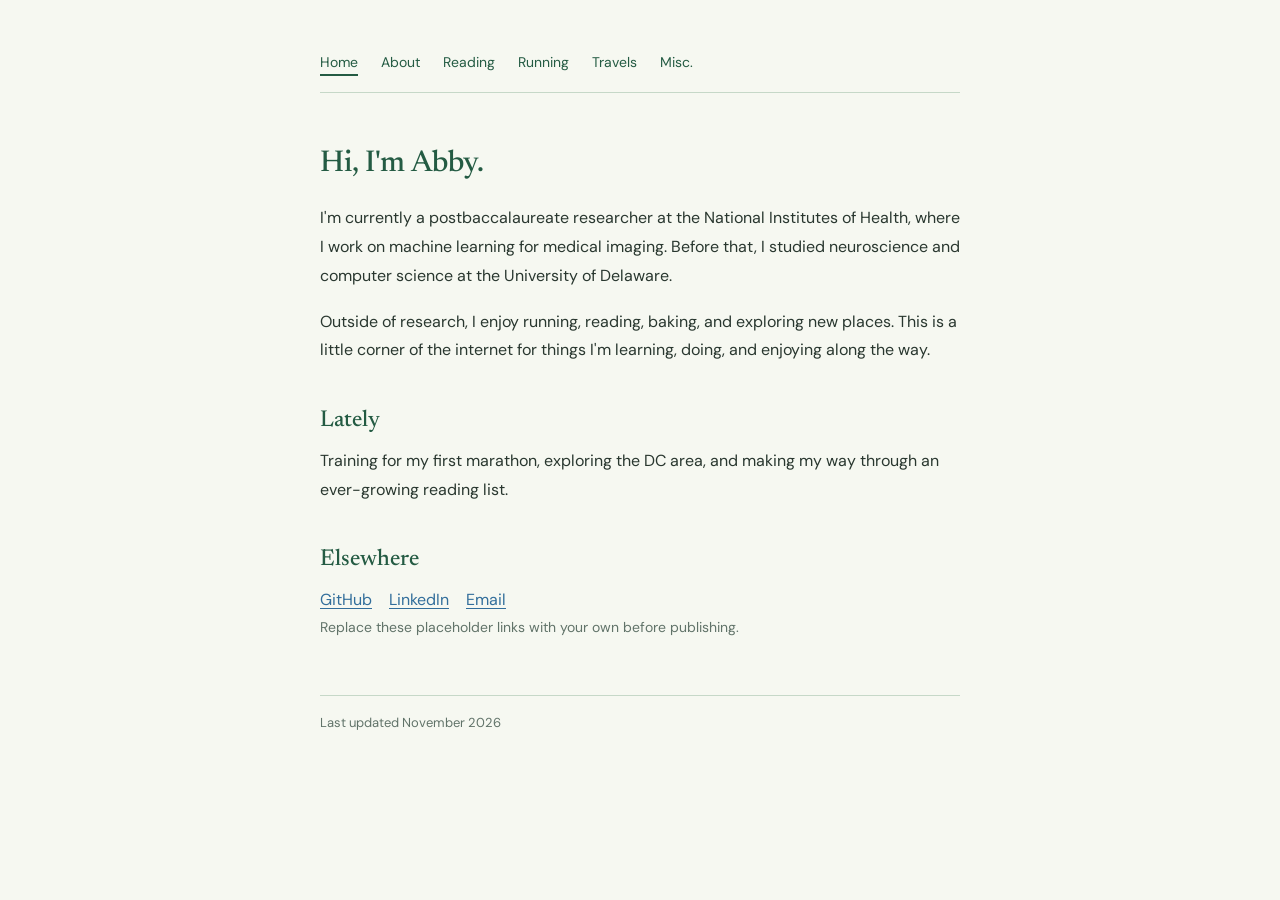
<file: index.html>
<!doctype html><html lang="en"><head><meta charset="utf-8"><meta name="viewport" content="width=device-width,initial-scale=1"><meta name="description" content="A personal corner of the internet by Abby Fowler."><title>Home · Abby Fowler</title><link rel="stylesheet" href="style.css"></head><body><main><nav aria-label="Main navigation"><a href="index.html" aria-current="page">Home</a><a href="about.html">About</a><a href="reading.html">Reading</a><a href="running.html">Running</a><a href="travels.html">Travels</a><a href="misc.html">Misc.</a></nav><h1>Hi, I'm Abby.</h1><div class="intro"><p>I'm currently a postbaccalaureate researcher at the National Institutes of Health, where I work on machine learning for medical imaging. Before that, I studied neuroscience and computer science at the University of Delaware.</p><p>Outside of research, I enjoy running, reading, baking, and exploring new places. This is a little corner of the internet for things I'm learning, doing, and enjoying along the way.</p></div><section><h2>Lately</h2><p>Training for my first marathon, exploring the DC area, and making my way through an ever-growing reading list.</p></section><section><h2>Elsewhere</h2><div class="links"><a href="https://github.com/" target="_blank" rel="noopener">GitHub</a><a href="https://www.linkedin.com/" target="_blank" rel="noopener">LinkedIn</a><a href="mailto:hello@example.com">Email</a></div><p class="small">Replace these placeholder links with your own before publishing.</p></section><footer>Last updated November 2026</footer></main></body></html>
</file>
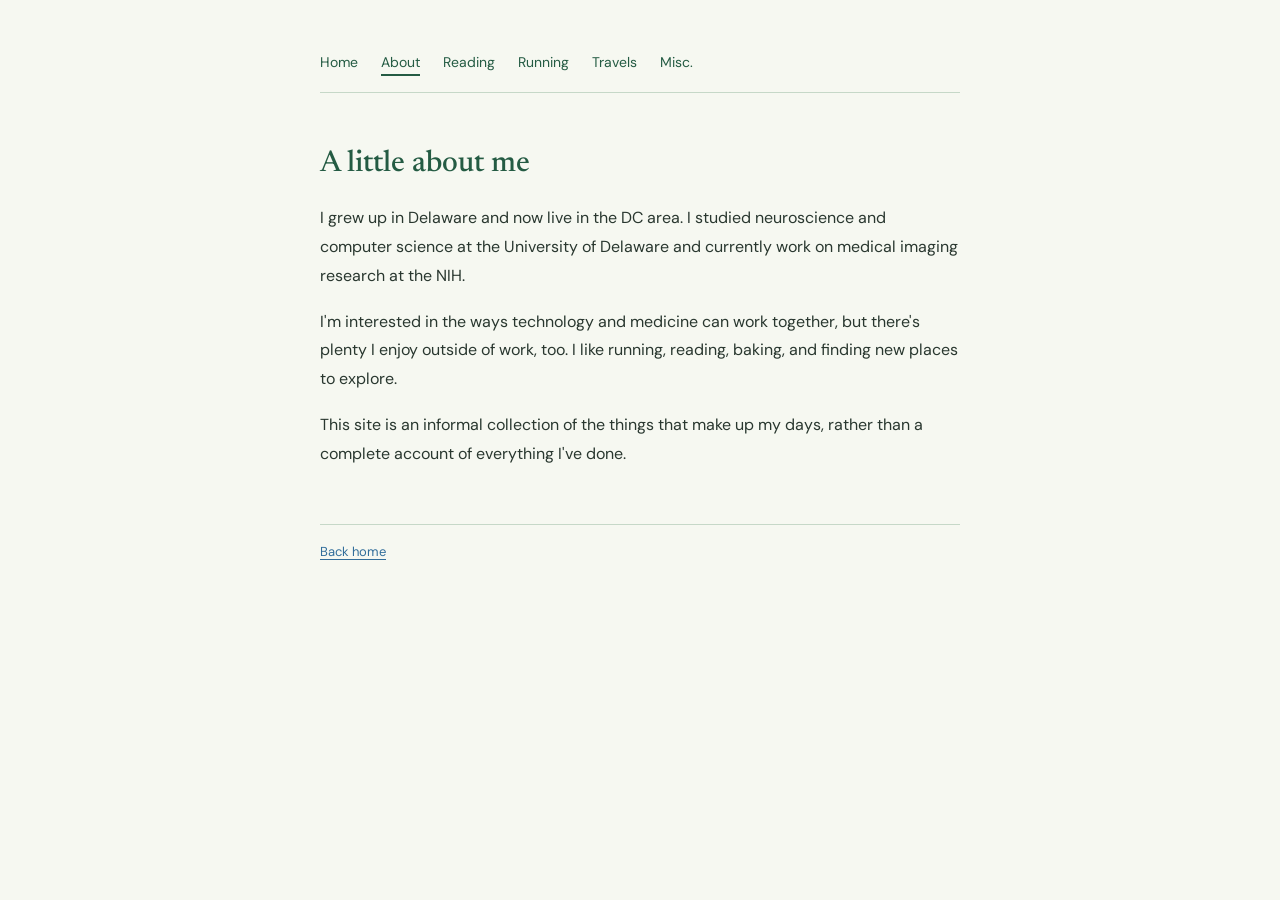
<file: about.html>
<!doctype html><html lang="en"><head><meta charset="utf-8"><meta name="viewport" content="width=device-width,initial-scale=1"><title>About · Abby Fowler</title><link rel="stylesheet" href="style.css"></head><body><main><nav aria-label="Main navigation"><a href="index.html">Home</a><a href="about.html" aria-current="page">About</a><a href="reading.html">Reading</a><a href="running.html">Running</a><a href="travels.html">Travels</a><a href="misc.html">Misc.</a></nav><h1>A little about me</h1><p>I grew up in Delaware and now live in the DC area. I studied neuroscience and computer science at the University of Delaware and currently work on medical imaging research at the NIH.</p><p>I'm interested in the ways technology and medicine can work together, but there's plenty I enjoy outside of work, too. I like running, reading, baking, and finding new places to explore.</p><p>This site is an informal collection of the things that make up my days, rather than a complete account of everything I've done.</p><footer><a href="index.html">Back home</a></footer></main></body></html>
</file>
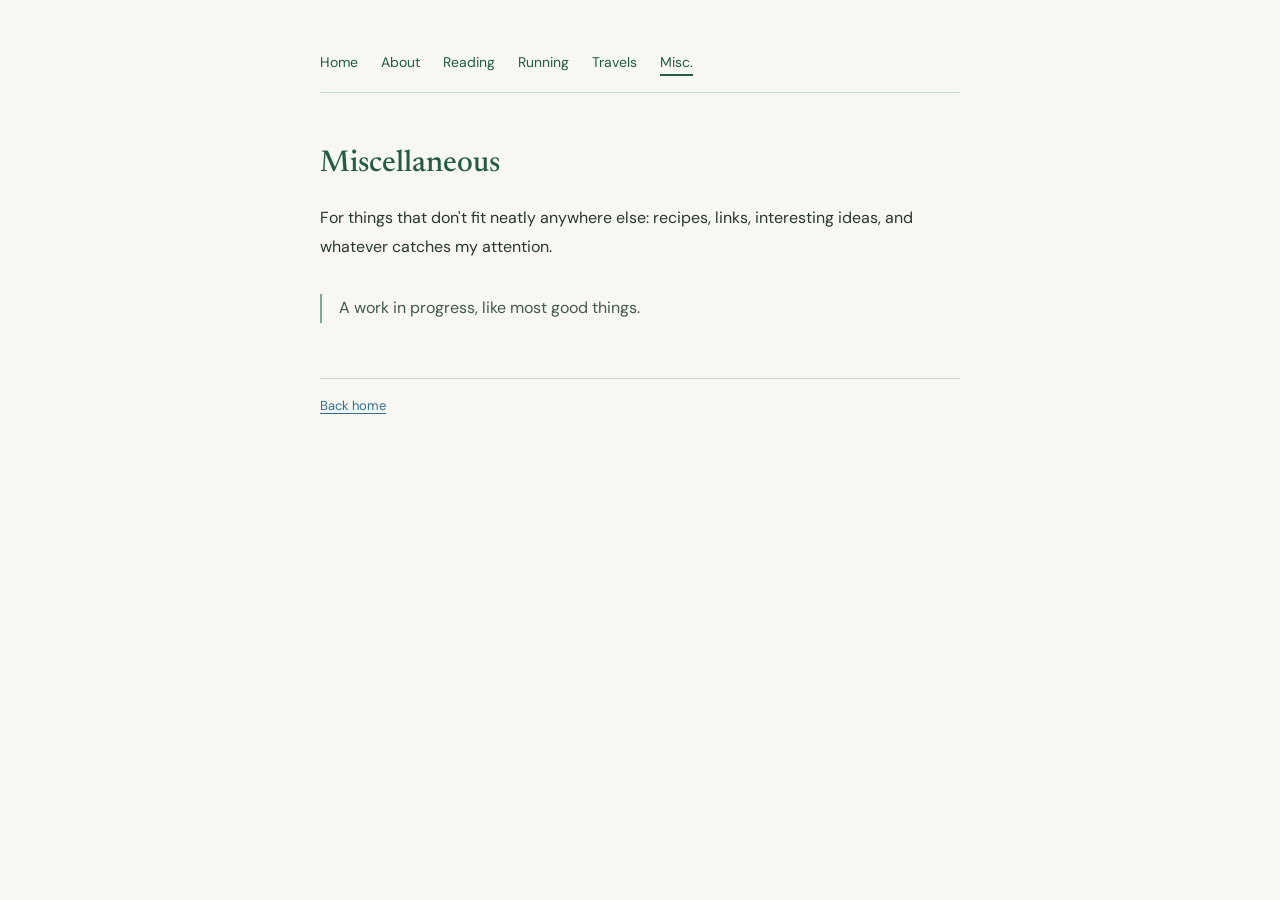
<file: misc.html>
<!doctype html><html lang="en"><head><meta charset="utf-8"><meta name="viewport" content="width=device-width,initial-scale=1"><title>Misc. · Abby Fowler</title><link rel="stylesheet" href="style.css"></head><body><main><nav aria-label="Main navigation"><a href="index.html">Home</a><a href="about.html">About</a><a href="reading.html">Reading</a><a href="running.html">Running</a><a href="travels.html">Travels</a><a href="misc.html" aria-current="page">Misc.</a></nav><h1>Miscellaneous</h1><p>For things that don't fit neatly anywhere else: recipes, links, interesting ideas, and whatever catches my attention.</p><div class="note">A work in progress, like most good things.</div><footer><a href="index.html">Back home</a></footer></main></body></html>
</file>
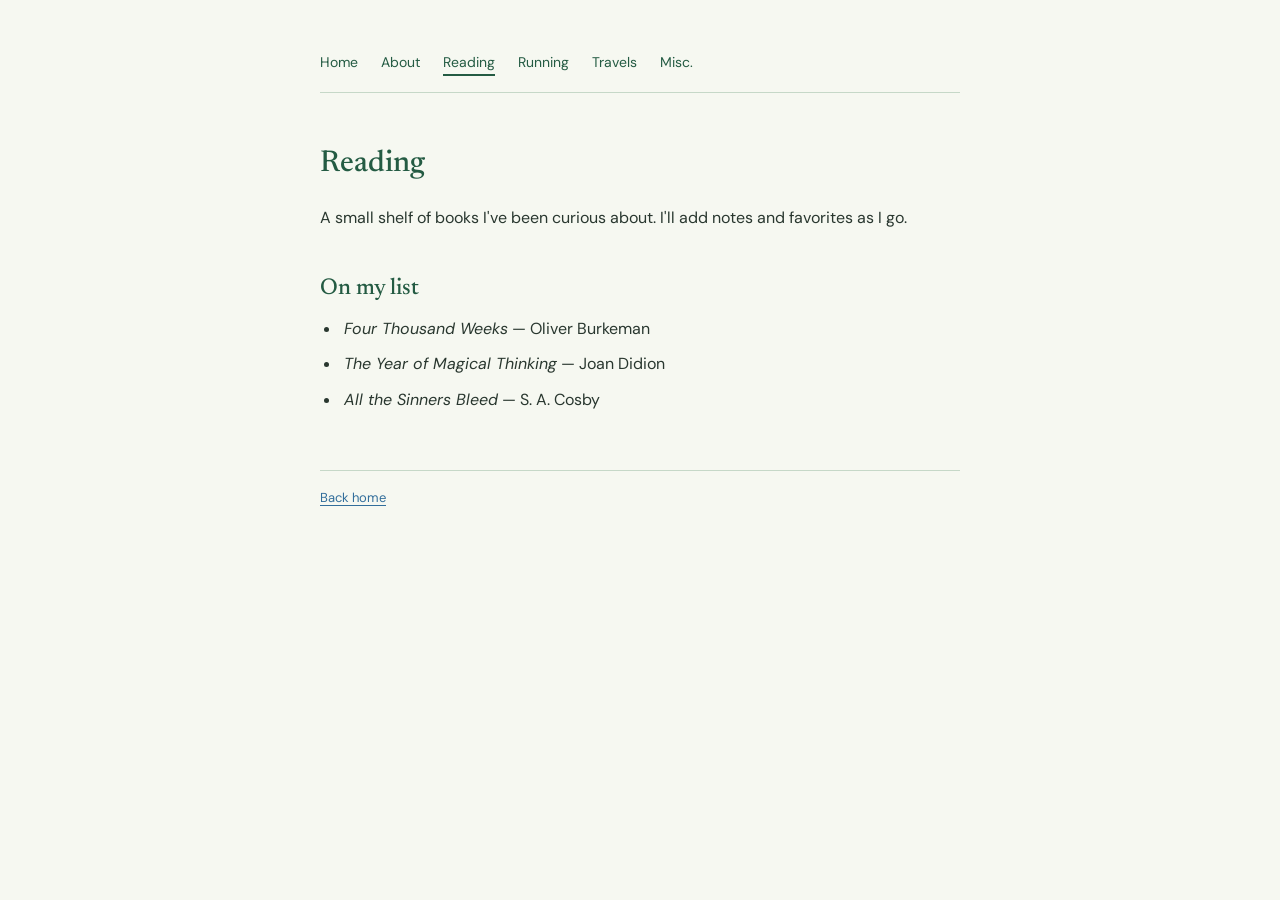
<file: reading.html>
<!doctype html><html lang="en"><head><meta charset="utf-8"><meta name="viewport" content="width=device-width,initial-scale=1"><title>Reading · Abby Fowler</title><link rel="stylesheet" href="style.css"></head><body><main><nav aria-label="Main navigation"><a href="index.html">Home</a><a href="about.html">About</a><a href="reading.html" aria-current="page">Reading</a><a href="running.html">Running</a><a href="travels.html">Travels</a><a href="misc.html">Misc.</a></nav><h1>Reading</h1><p>A small shelf of books I've been curious about. I'll add notes and favorites as I go.</p><section><h2>On my list</h2><ul><li><em>Four Thousand Weeks</em> — Oliver Burkeman</li><li><em>The Year of Magical Thinking</em> — Joan Didion</li><li><em>All the Sinners Bleed</em> — S. A. Cosby</li></ul></section><footer><a href="index.html">Back home</a></footer></main></body></html>
</file>
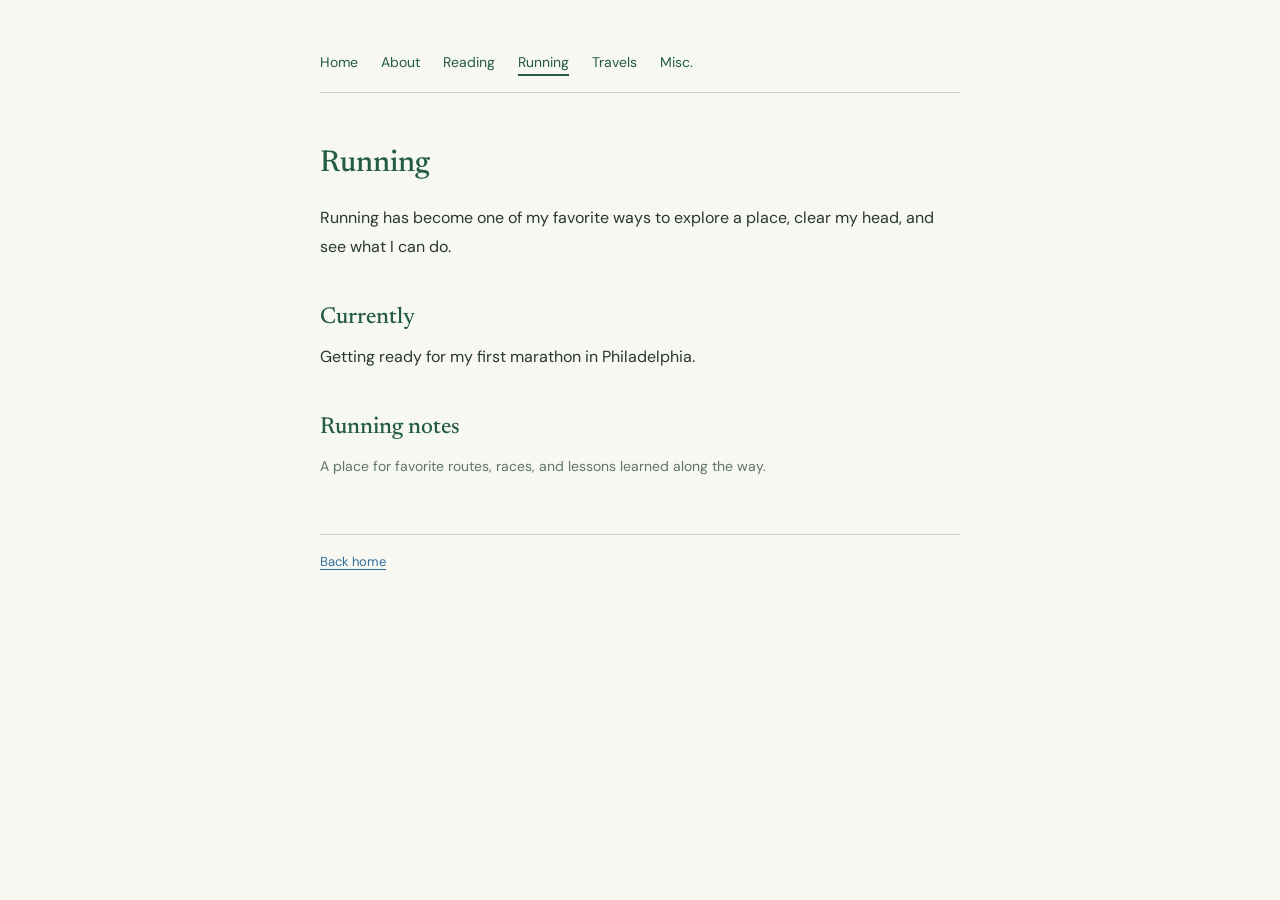
<file: running.html>
<!doctype html><html lang="en"><head><meta charset="utf-8"><meta name="viewport" content="width=device-width,initial-scale=1"><title>Running · Abby Fowler</title><link rel="stylesheet" href="style.css"></head><body><main><nav aria-label="Main navigation"><a href="index.html">Home</a><a href="about.html">About</a><a href="reading.html">Reading</a><a href="running.html" aria-current="page">Running</a><a href="travels.html">Travels</a><a href="misc.html">Misc.</a></nav><h1>Running</h1><p>Running has become one of my favorite ways to explore a place, clear my head, and see what I can do.</p><section><h2>Currently</h2><p>Getting ready for my first marathon in Philadelphia.</p></section><section><h2>Running notes</h2><p class="small">A place for favorite routes, races, and lessons learned along the way.</p></section><footer><a href="index.html">Back home</a></footer></main></body></html>
</file>
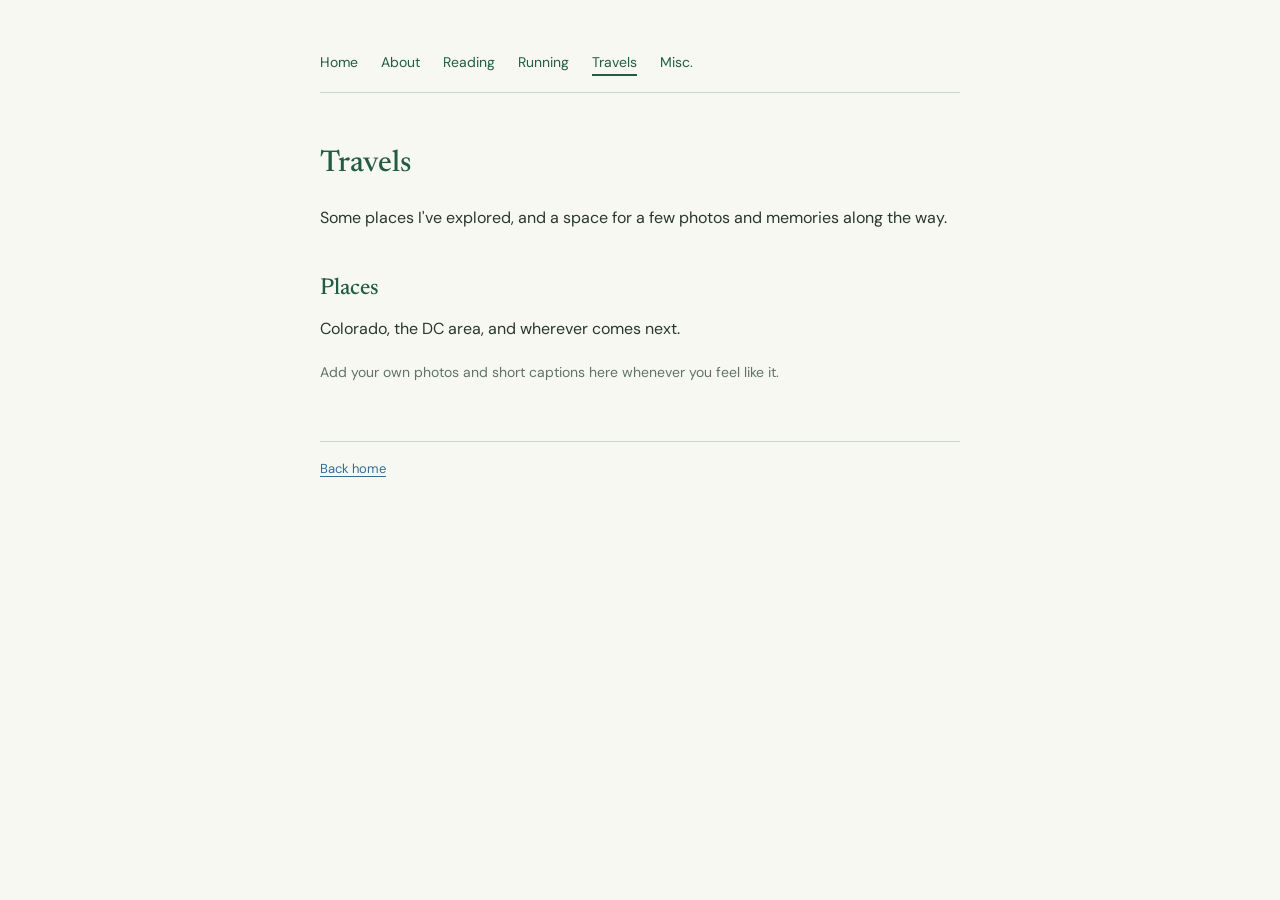
<file: travels.html>
<!doctype html><html lang="en"><head><meta charset="utf-8"><meta name="viewport" content="width=device-width,initial-scale=1"><title>Travels · Abby Fowler</title><link rel="stylesheet" href="style.css"></head><body><main><nav aria-label="Main navigation"><a href="index.html">Home</a><a href="about.html">About</a><a href="reading.html">Reading</a><a href="running.html">Running</a><a href="travels.html" aria-current="page">Travels</a><a href="misc.html">Misc.</a></nav><h1>Travels</h1><p>Some places I've explored, and a space for a few photos and memories along the way.</p><section><h2>Places</h2><p>Colorado, the DC area, and wherever comes next.</p><p class="small">Add your own photos and short captions here whenever you feel like it.</p></section><footer><a href="index.html">Back home</a></footer></main></body></html>
</file>
<file: style.css>
@import url('https://fonts.googleapis.com/css2?family=DM+Sans:wght@400;500;600&family=Newsreader:opsz,wght@6..72,400;6..72,500&display=swap');
:root{--bg:#f6f8f1;--ink:#29372f;--green:#245b43;--blue:#326e9b;--line:#c6d8c8;--muted:#617369}*{box-sizing:border-box}html{scroll-behavior:smooth}body{margin:0;background:var(--bg);color:var(--ink);font:16px/1.8 'DM Sans',sans-serif}main{max-width:690px;margin:0 auto;padding:50px 25px 75px}nav{display:flex;flex-wrap:wrap;gap:9px 23px;padding-bottom:17px;border-bottom:1px solid var(--line);font-size:14px}nav a{color:var(--green);text-decoration:none}nav a:hover,nav a[aria-current=page]{text-decoration:underline;text-underline-offset:7px;text-decoration-thickness:1.5px}h1,h2{font-family:Newsreader,Georgia,serif;font-weight:500;color:var(--green);line-height:1.2}h1{font-size:30px;margin:53px 0 22px}h2{font-size:23px;margin:42px 0 12px}p{margin:0 0 17px}a{color:var(--blue);text-underline-offset:3px}a:hover{color:var(--green)}ul{padding-left:21px;margin:12px 0}li{padding-left:3px;margin-bottom:7px}section{margin-top:38px}.note{border-left:2px solid #7ea891;padding-left:17px;margin:32px 0;color:#42594b}.small{font-size:14px;color:var(--muted)}footer{border-top:1px solid var(--line);margin-top:55px;padding-top:15px;color:var(--muted);font-size:13px}.links{display:flex;gap:8px 17px;flex-wrap:wrap}.intro{max-width:640px}.entry{margin-bottom:23px}.entry strong{font-weight:500;color:var(--green)}.entry .small{display:block;margin-top:2px}@media(max-width:550px){main{padding:27px 22px 50px}nav{gap:7px 17px}h1{margin-top:38px;font-size:28px}body{font-size:15px}}
</file>
